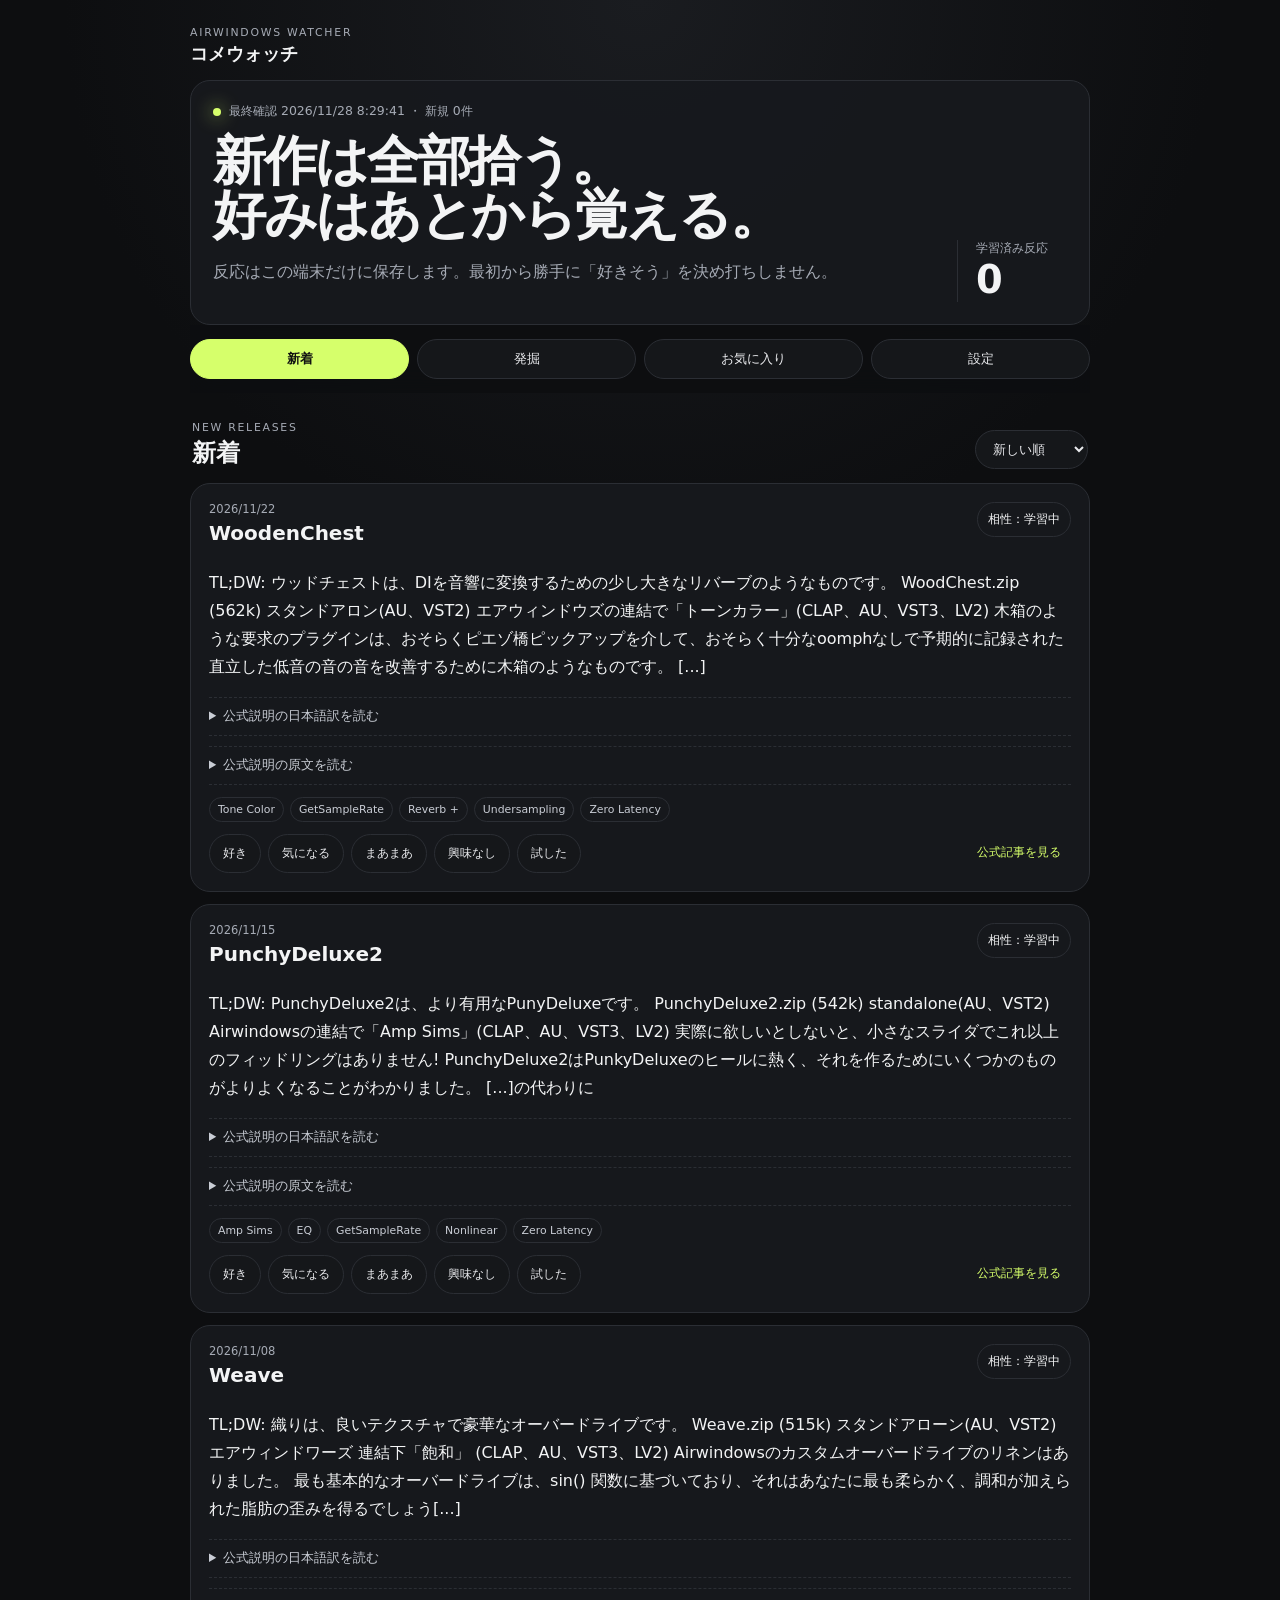
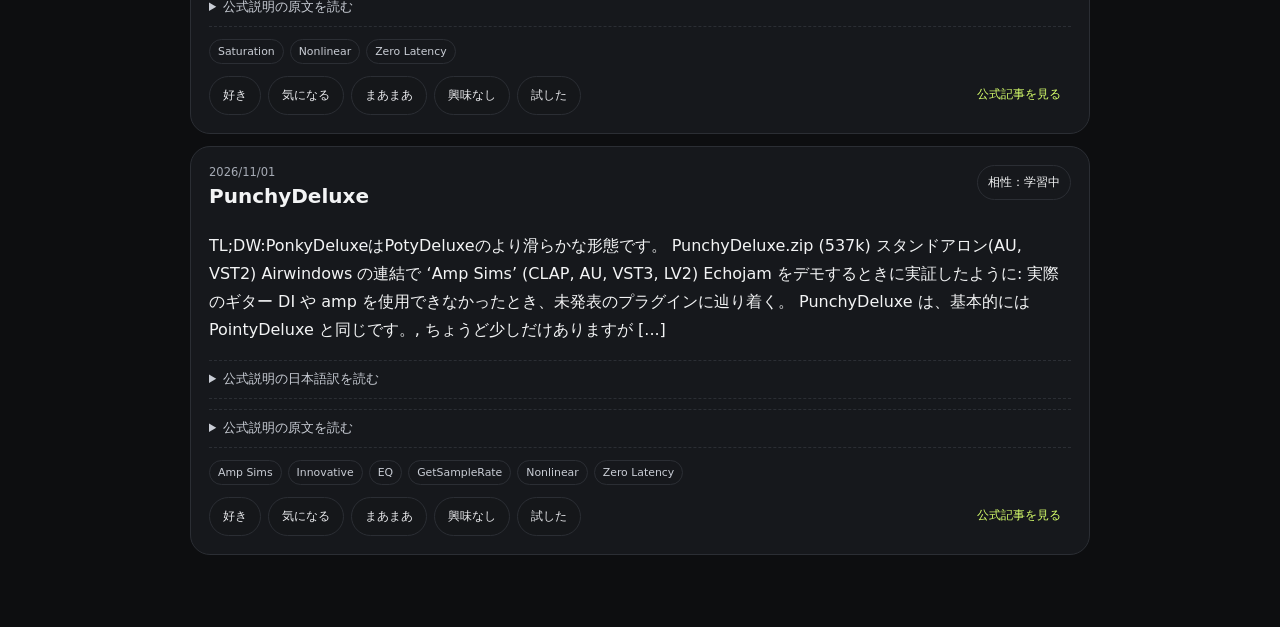
<file: docs/index.html>
<!doctype html>
<html lang="ja">
<head>
  <meta charset="utf-8" />
  <meta name="viewport" content="width=device-width, initial-scale=1, viewport-fit=cover" />
  <meta name="theme-color" content="#111214" />
  <meta name="description" content="Airwindowsの新作監視と既存プラグイン発掘をする日本語PWA" />
  <link rel="manifest" href="./manifest.webmanifest" />
  <link rel="icon" href="./icon.svg" type="image/svg+xml" />
  <link rel="stylesheet" href="./styles.css" />
  <title>Airwindows コメウォッチ</title>
</head>
<body>
  <header class="topbar">
    <div>
      <div class="eyebrow">AIRWINDOWS WATCHER</div>
      <h1>コメウォッチ</h1>
    </div>
    <button id="installBtn" class="ghost" hidden>ホーム画面に追加</button>
  </header>

  <main>
    <section class="hero card">
      <div>
        <div class="status-row"><span id="statusDot" class="dot"></span><span id="statusText">読み込み中…</span></div>
        <h2>新作は全部拾う。<br>好みはあとから覚える。</h2>
        <p>反応はこの端末だけに保存します。最初から勝手に「好きそう」を決め打ちしません。</p>
      </div>
      <div class="scorebox">
        <span>学習済み反応</span>
        <strong id="feedbackCount">0</strong>
      </div>
    </section>

    <nav class="tabs" aria-label="画面切り替え">
      <button class="tab active" data-tab="new">新着</button>
      <button class="tab" data-tab="discover">発掘</button>
      <button class="tab" data-tab="favorites">お気に入り</button>
      <button class="tab" data-tab="settings">設定</button>
    </nav>

    <section id="panel-new" class="panel active">
      <div class="section-head"><div><div class="eyebrow">NEW RELEASES</div><h2>新着</h2></div><select id="newSort"><option value="date">新しい順</option><option value="match">コメ向け順</option></select></div>
      <div id="newList" class="list"></div>
    </section>

    <section id="panel-discover" class="panel">
      <div class="section-head"><div><div class="eyebrow">DISCOVERY</div><h2>今日の発掘</h2></div><button id="rerollBtn" class="ghost">別の候補</button></div>
      <p class="muted">未評価を優先しつつ、たまに昔の候補も混ぜます。</p>
      <div id="discoverList" class="list"></div>
    </section>

    <section id="panel-favorites" class="panel">
      <div class="section-head"><div><div class="eyebrow">FAVORITES</div><h2>お気に入り</h2></div></div>
      <div id="favoriteList" class="list"></div>
    </section>

    <section id="panel-settings" class="panel">
      <div class="section-head"><div><div class="eyebrow">SETTINGS</div><h2>設定</h2></div></div>
      <div class="card settings-card">
        <h3>好み学習</h3>
        <p>「好き」「気になる」「まあまあ」「興味なし」の反応から、カテゴリごとの重みを端末内で更新します。</p>
        <div id="weights" class="weights"></div>
        <div class="button-row">
          <button id="exportBtn" class="ghost">プロファイルを書き出す</button>
          <button id="resetBtn" class="danger">学習をリセット</button>
        </div>
      </div>
      <div class="card settings-card">
        <h3>スマホ通知</h3>
        <p>Push通知はGitHub Actions → ntfy で送ります。PWAを閉じていても受け取れます。ntfyのトピック名は他人に推測されにくいものにしてください。</p>
      </div>
      <div class="card settings-card">
        <h3>この版の学習範囲</h3>
        <p>v1はプライバシー優先で、好みを端末外へ送信しません。そのためPush通知は新作全件、PWA内の並び順だけが学習で変わります。</p>
      </div>
    </section>
  </main>

  <template id="itemTemplate">
    <article class="item card">
      <div class="item-top"><div><div class="meta"></div><h3 class="title"></h3></div><div class="match"></div></div>
      <p class="summary"></p>
      <details class="translated-details" hidden><summary>公式説明の日本語訳を読む</summary><p class="translated"></p></details>
      <details><summary>公式説明の原文を読む</summary><p class="original"></p></details>
      <div class="chips"></div>
      <div class="actions">
        <button data-rate="2">好き</button>
        <button data-rate="1">気になる</button>
        <button data-rate="0">まあまあ</button>
        <button data-rate="-2">興味なし</button>
        <button data-tried="1" class="ghost">試した</button>
        <a class="official" target="_blank" rel="noopener noreferrer">公式を見る</a>
      </div>
    </article>
  </template>

  <script src="./app.js" defer></script>
</body>
</html>
</file>
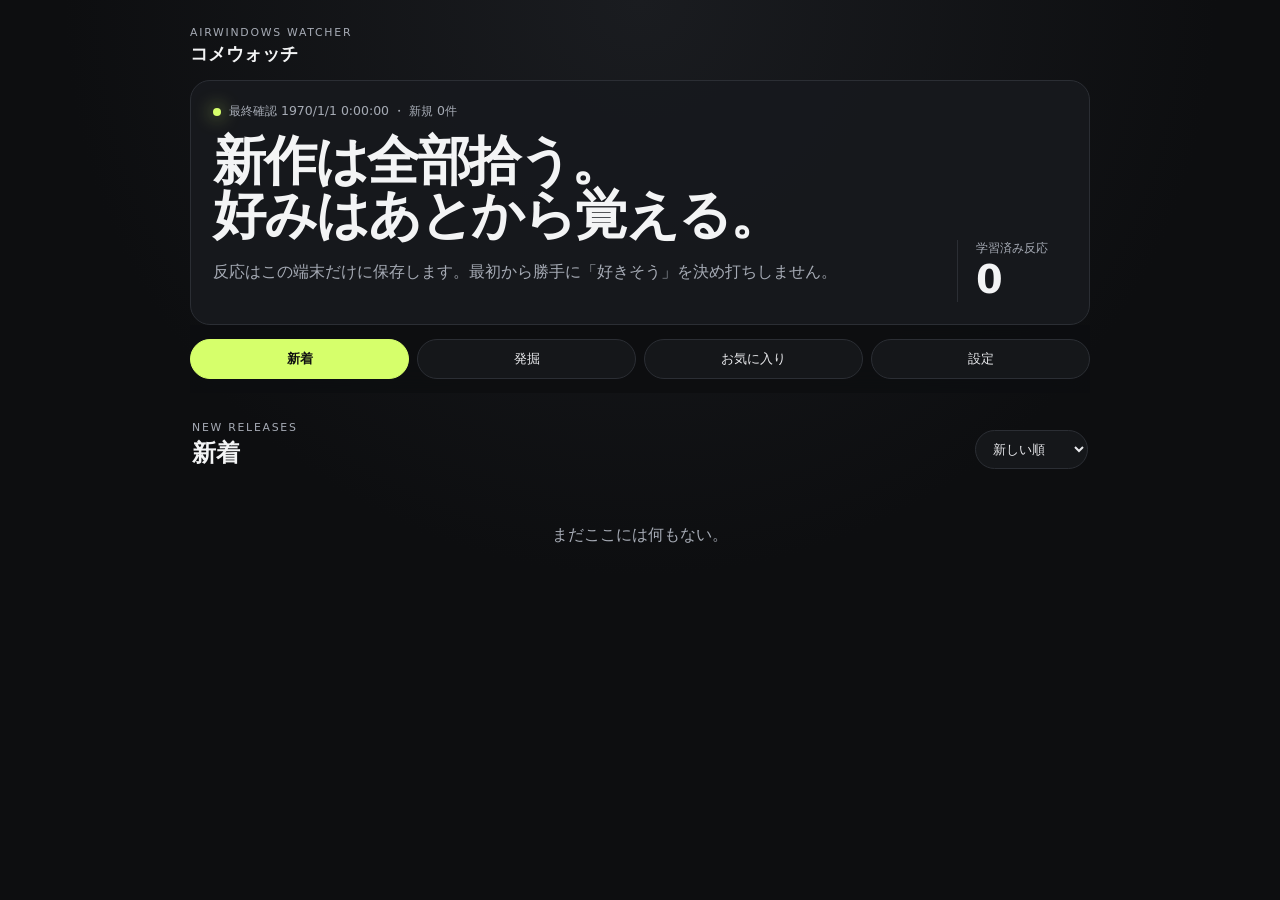
<file: airwindows-kome-watcher-v1/docs/index.html>
<!doctype html>
<html lang="ja">
<head>
  <meta charset="utf-8" />
  <meta name="viewport" content="width=device-width, initial-scale=1, viewport-fit=cover" />
  <meta name="theme-color" content="#111214" />
  <meta name="description" content="Airwindowsの新作監視と既存プラグイン発掘をする日本語PWA" />
  <link rel="manifest" href="./manifest.webmanifest" />
  <link rel="icon" href="./icon.svg" type="image/svg+xml" />
  <link rel="stylesheet" href="./styles.css" />
  <title>Airwindows コメウォッチ</title>
</head>
<body>
  <header class="topbar">
    <div>
      <div class="eyebrow">AIRWINDOWS WATCHER</div>
      <h1>コメウォッチ</h1>
    </div>
    <button id="installBtn" class="ghost" hidden>ホーム画面に追加</button>
  </header>

  <main>
    <section class="hero card">
      <div>
        <div class="status-row"><span id="statusDot" class="dot"></span><span id="statusText">読み込み中…</span></div>
        <h2>新作は全部拾う。<br>好みはあとから覚える。</h2>
        <p>反応はこの端末だけに保存します。最初から勝手に「好きそう」を決め打ちしません。</p>
      </div>
      <div class="scorebox">
        <span>学習済み反応</span>
        <strong id="feedbackCount">0</strong>
      </div>
    </section>

    <nav class="tabs" aria-label="画面切り替え">
      <button class="tab active" data-tab="new">新着</button>
      <button class="tab" data-tab="discover">発掘</button>
      <button class="tab" data-tab="favorites">お気に入り</button>
      <button class="tab" data-tab="settings">設定</button>
    </nav>

    <section id="panel-new" class="panel active">
      <div class="section-head"><div><div class="eyebrow">NEW RELEASES</div><h2>新着</h2></div><select id="newSort"><option value="date">新しい順</option><option value="match">コメ向け順</option></select></div>
      <div id="newList" class="list"></div>
    </section>

    <section id="panel-discover" class="panel">
      <div class="section-head"><div><div class="eyebrow">DISCOVERY</div><h2>今日の発掘</h2></div><button id="rerollBtn" class="ghost">別の候補</button></div>
      <p class="muted">未評価を優先しつつ、たまに昔の候補も混ぜます。</p>
      <div id="discoverList" class="list"></div>
    </section>

    <section id="panel-favorites" class="panel">
      <div class="section-head"><div><div class="eyebrow">FAVORITES</div><h2>お気に入り</h2></div></div>
      <div id="favoriteList" class="list"></div>
    </section>

    <section id="panel-settings" class="panel">
      <div class="section-head"><div><div class="eyebrow">SETTINGS</div><h2>設定</h2></div></div>
      <div class="card settings-card">
        <h3>好み学習</h3>
        <p>「好き」「気になる」「まあまあ」「興味なし」の反応から、カテゴリごとの重みを端末内で更新します。</p>
        <div id="weights" class="weights"></div>
        <div class="button-row">
          <button id="exportBtn" class="ghost">プロファイルを書き出す</button>
          <button id="resetBtn" class="danger">学習をリセット</button>
        </div>
      </div>
      <div class="card settings-card">
        <h3>スマホ通知</h3>
        <p>Push通知はGitHub Actions → ntfy で送ります。PWAを閉じていても受け取れます。ntfyのトピック名は他人に推測されにくいものにしてください。</p>
      </div>
      <div class="card settings-card">
        <h3>この版の学習範囲</h3>
        <p>v1はプライバシー優先で、好みを端末外へ送信しません。そのためPush通知は新作全件、PWA内の並び順だけが学習で変わります。</p>
      </div>
    </section>
  </main>

  <template id="itemTemplate">
    <article class="item card">
      <div class="item-top"><div><div class="meta"></div><h3 class="title"></h3></div><div class="match"></div></div>
      <p class="summary"></p>
      <details><summary>公式説明の原文抜粋</summary><p class="original"></p></details>
      <div class="chips"></div>
      <div class="actions">
        <button data-rate="2">好き</button>
        <button data-rate="1">気になる</button>
        <button data-rate="0">まあまあ</button>
        <button data-rate="-2">興味なし</button>
        <button data-tried="1" class="ghost">試した</button>
        <a class="official" target="_blank" rel="noopener noreferrer">公式を見る</a>
      </div>
    </article>
  </template>

  <script src="./app.js" defer></script>
</body>
</html>
</file>
<file: docs/styles.css>
:root{font-family:system-ui,-apple-system,"Noto Sans JP",sans-serif;color:#f3f4f5;background:#0d0e10;--card:#17191d;--line:#2b2e34;--muted:#a6abb5;--accent:#d6ff6b;--danger:#ff8b8b}*{box-sizing:border-box}body{margin:0;background:radial-gradient(circle at top,#1a1c20 0,#0d0e10 36rem);min-height:100vh}.topbar,main{width:min(900px,calc(100% - 28px));margin:auto}.topbar{display:flex;justify-content:space-between;align-items:center;padding:26px 0 12px}.topbar h1{font-size:1.15rem;margin:2px 0}.eyebrow{font-size:.68rem;letter-spacing:.16em;color:var(--muted)}main{padding-bottom:72px}.card{background:color-mix(in srgb,var(--card) 94%,transparent);border:1px solid var(--line);border-radius:20px}.hero{padding:22px;display:flex;justify-content:space-between;gap:18px;align-items:end}.hero h2{font-size:clamp(1.8rem,7vw,3.3rem);line-height:1.02;letter-spacing:-.04em;margin:14px 0 10px}.hero p,.muted,.settings-card p{color:var(--muted);line-height:1.75}.scorebox{min-width:110px;border-left:1px solid var(--line);padding-left:18px}.scorebox span{display:block;color:var(--muted);font-size:.75rem}.scorebox strong{font-size:2.4rem}.status-row{font-size:.78rem;color:var(--muted);display:flex;gap:8px;align-items:center}.dot{width:8px;height:8px;border-radius:99px;background:#717783}.dot.ok{background:var(--accent);box-shadow:0 0 18px var(--accent)}.tabs{display:grid;grid-template-columns:repeat(4,1fr);gap:8px;position:sticky;top:0;z-index:5;background:rgba(13,14,16,.88);backdrop-filter:blur(14px);padding:14px 0}.tab,.ghost,.danger,.actions button,select{border:1px solid var(--line);background:#15171a;color:#e9eaed;border-radius:999px;padding:10px 13px}.tab.active{background:var(--accent);color:#111;border-color:var(--accent);font-weight:700}.panel{display:none}.panel.active{display:block}.section-head{display:flex;justify-content:space-between;align-items:end;margin:28px 2px 14px}.section-head h2{margin:3px 0 0}.list{display:grid;gap:12px}.item{padding:18px}.item-top{display:flex;gap:12px;justify-content:space-between}.title{margin:5px 0 8px;font-size:1.25rem}.meta{font-size:.72rem;color:var(--muted)}.match{white-space:nowrap;border:1px solid var(--line);border-radius:999px;padding:8px 10px;height:max-content;font-size:.75rem}.summary,.original,.translated{line-height:1.75;white-space:pre-wrap}.original{color:var(--muted)}details{border-top:1px dashed var(--line);border-bottom:1px dashed var(--line);padding:10px 0;margin:10px 0}summary{cursor:pointer;color:#c9cdd5;font-size:.8rem}.chips{display:flex;flex-wrap:wrap;gap:6px;margin:12px 0}.chip{font-size:.68rem;border:1px solid var(--line);padding:5px 8px;border-radius:99px;color:#c9cdd5}.actions{display:flex;flex-wrap:wrap;gap:7px}.actions button,.official{font-size:.77rem}.actions button.selected{border-color:var(--accent);color:var(--accent)}.official{margin-left:auto;color:var(--accent);padding:10px;text-decoration:none}.ghost{background:transparent}.danger{background:transparent;color:var(--danger);border-color:#563639}.settings-card{padding:18px;margin-bottom:12px}.button-row{display:flex;gap:8px;flex-wrap:wrap}.weights{display:grid;gap:7px;margin:14px 0 20px}.weight-row{display:grid;grid-template-columns:1fr 110px 42px;gap:8px;align-items:center;font-size:.8rem}.bar{height:7px;background:#292c31;border-radius:99px;overflow:hidden}.bar>i{display:block;height:100%;background:var(--accent);transform-origin:left}.empty{color:var(--muted);text-align:center;padding:42px 12px}.badge-tried{color:var(--accent)}@media(max-width:620px){.hero{display:block}.scorebox{border-left:0;border-top:1px solid var(--line);padding:14px 0 0;margin-top:16px}.tabs{gap:5px}.tab{padding:9px 4px;font-size:.78rem}.official{margin-left:0}.item-top{display:block}.match{display:inline-block;margin-bottom:6px}.weight-row{grid-template-columns:1fr 85px 34px}}
</file>
<file: airwindows-kome-watcher-v1/docs/styles.css>
:root{font-family:system-ui,-apple-system,"Noto Sans JP",sans-serif;color:#f3f4f5;background:#0d0e10;--card:#17191d;--line:#2b2e34;--muted:#a6abb5;--accent:#d6ff6b;--danger:#ff8b8b}*{box-sizing:border-box}body{margin:0;background:radial-gradient(circle at top,#1a1c20 0,#0d0e10 36rem);min-height:100vh}.topbar,main{width:min(900px,calc(100% - 28px));margin:auto}.topbar{display:flex;justify-content:space-between;align-items:center;padding:26px 0 12px}.topbar h1{font-size:1.15rem;margin:2px 0}.eyebrow{font-size:.68rem;letter-spacing:.16em;color:var(--muted)}main{padding-bottom:72px}.card{background:color-mix(in srgb,var(--card) 94%,transparent);border:1px solid var(--line);border-radius:20px}.hero{padding:22px;display:flex;justify-content:space-between;gap:18px;align-items:end}.hero h2{font-size:clamp(1.8rem,7vw,3.3rem);line-height:1.02;letter-spacing:-.04em;margin:14px 0 10px}.hero p,.muted,.settings-card p{color:var(--muted);line-height:1.75}.scorebox{min-width:110px;border-left:1px solid var(--line);padding-left:18px}.scorebox span{display:block;color:var(--muted);font-size:.75rem}.scorebox strong{font-size:2.4rem}.status-row{font-size:.78rem;color:var(--muted);display:flex;gap:8px;align-items:center}.dot{width:8px;height:8px;border-radius:99px;background:#717783}.dot.ok{background:var(--accent);box-shadow:0 0 18px var(--accent)}.tabs{display:grid;grid-template-columns:repeat(4,1fr);gap:8px;position:sticky;top:0;z-index:5;background:rgba(13,14,16,.88);backdrop-filter:blur(14px);padding:14px 0}.tab,.ghost,.danger,.actions button,select{border:1px solid var(--line);background:#15171a;color:#e9eaed;border-radius:999px;padding:10px 13px}.tab.active{background:var(--accent);color:#111;border-color:var(--accent);font-weight:700}.panel{display:none}.panel.active{display:block}.section-head{display:flex;justify-content:space-between;align-items:end;margin:28px 2px 14px}.section-head h2{margin:3px 0 0}.list{display:grid;gap:12px}.item{padding:18px}.item-top{display:flex;gap:12px;justify-content:space-between}.title{margin:5px 0 8px;font-size:1.25rem}.meta{font-size:.72rem;color:var(--muted)}.match{white-space:nowrap;border:1px solid var(--line);border-radius:999px;padding:8px 10px;height:max-content;font-size:.75rem}.summary,.original{line-height:1.75}.original{color:var(--muted)}details{border-top:1px dashed var(--line);border-bottom:1px dashed var(--line);padding:10px 0;margin:10px 0}summary{cursor:pointer;color:#c9cdd5;font-size:.8rem}.chips{display:flex;flex-wrap:wrap;gap:6px;margin:12px 0}.chip{font-size:.68rem;border:1px solid var(--line);padding:5px 8px;border-radius:99px;color:#c9cdd5}.actions{display:flex;flex-wrap:wrap;gap:7px}.actions button,.official{font-size:.77rem}.actions button.selected{border-color:var(--accent);color:var(--accent)}.official{margin-left:auto;color:var(--accent);padding:10px;text-decoration:none}.ghost{background:transparent}.danger{background:transparent;color:var(--danger);border-color:#563639}.settings-card{padding:18px;margin-bottom:12px}.button-row{display:flex;gap:8px;flex-wrap:wrap}.weights{display:grid;gap:7px;margin:14px 0 20px}.weight-row{display:grid;grid-template-columns:1fr 110px 42px;gap:8px;align-items:center;font-size:.8rem}.bar{height:7px;background:#292c31;border-radius:99px;overflow:hidden}.bar>i{display:block;height:100%;background:var(--accent);transform-origin:left}.empty{color:var(--muted);text-align:center;padding:42px 12px}.badge-tried{color:var(--accent)}@media(max-width:620px){.hero{display:block}.scorebox{border-left:0;border-top:1px solid var(--line);padding:14px 0 0;margin-top:16px}.tabs{gap:5px}.tab{padding:9px 4px;font-size:.78rem}.official{margin-left:0}.item-top{display:block}.match{display:inline-block;margin-bottom:6px}.weight-row{grid-template-columns:1fr 85px 34px}}
</file>
